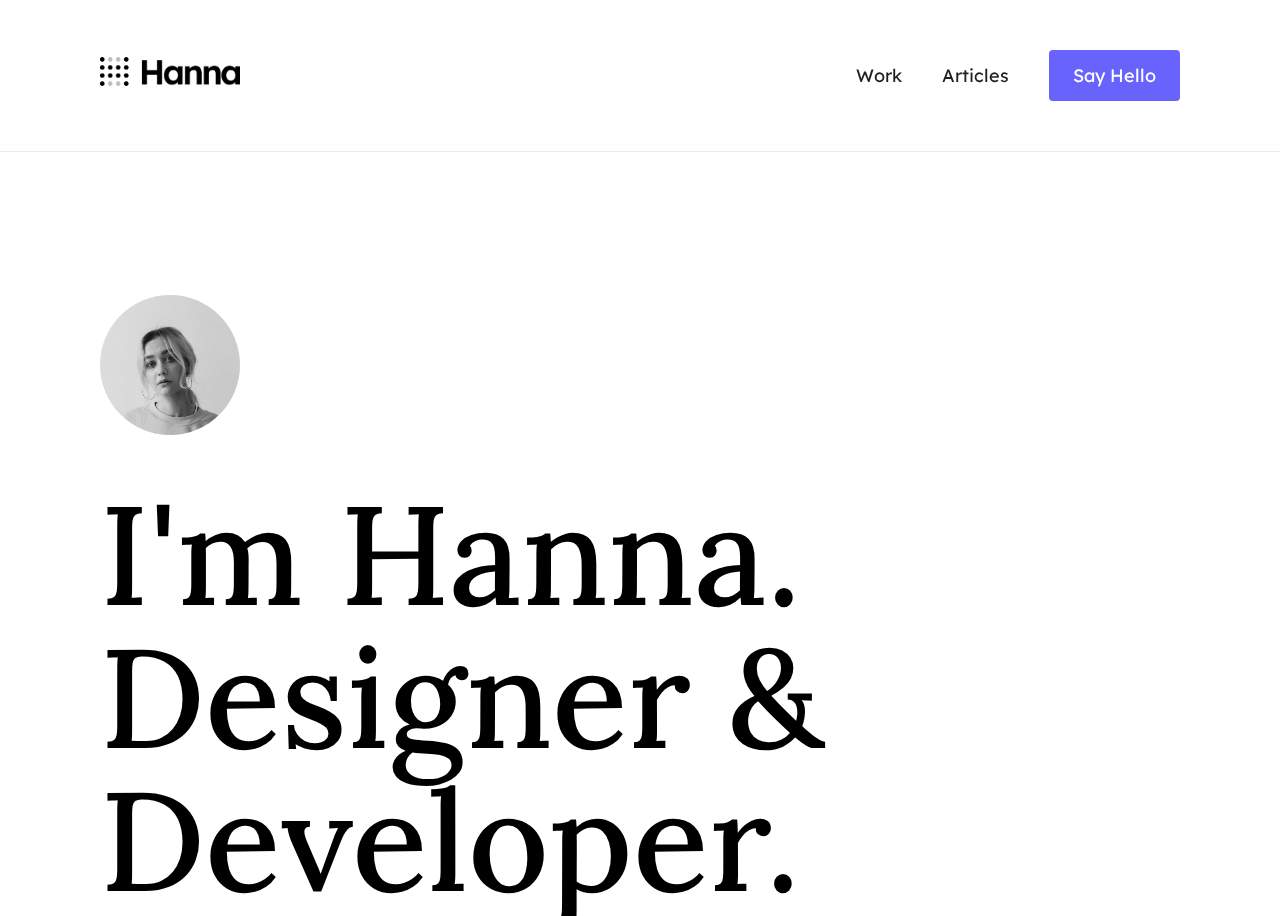
<file: index.html>
<!DOCTYPE html>
<html lang="en">
  <head>
    <meta charset="UTF-8" />
    <meta name="viewport" content="width=device-width, initial-scale=1.0" />
    <meta http-equiv="refresh" content="0; url=./pages/home.html" />
    <title>Redirect page</title>
  </head>
  <body></body>
</html>
</file>
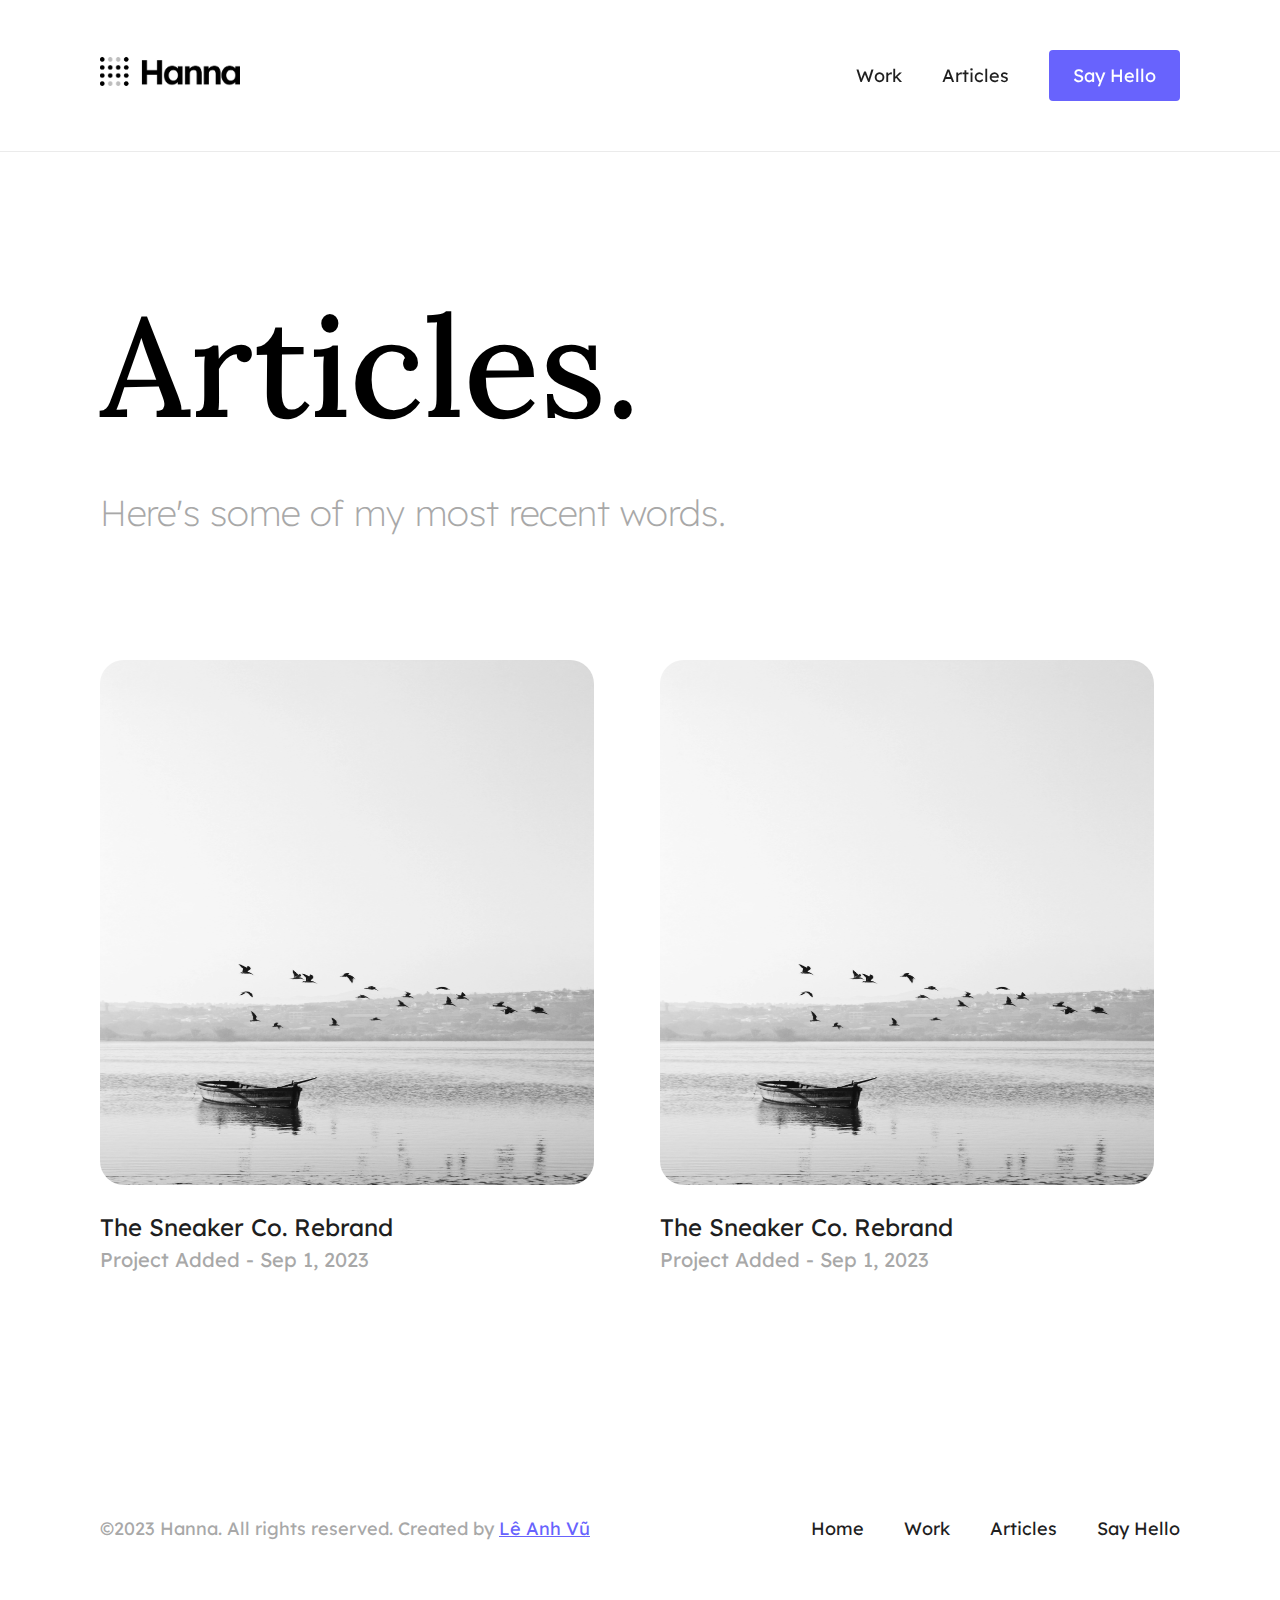
<file: pages/articles.html>
<!DOCTYPE html>
<html lang="en">
  <head>
    <meta charset="UTF-8" />
    <meta name="viewport" content="width=device-width, initial-scale=1.0" />
    <title>Articles</title>
    <!-- Commons Styles -->
    <link rel="stylesheet" href="./public/styles/root.css" />
    <link rel="stylesheet" href="./public/styles/header.css" />
    <link rel="stylesheet" href="./public/styles/footer.css" />
    <!-- End Commons Styles -->

    <!-- Page Styles -->
    <link rel="stylesheet" href="./public/styles/pages/articles.css" />
  </head>
  <body class="root">
    <div class="page-body">
      <!-- page header -->
      <header id="page__header">
        <div class="header-wrapper">
          <div class="header-logo">
            <a href="/clone-hanna-website/pages/home.html">
              <img
                class="logo-image"
                src="./public/images/hanna-header-logo.png"
                alt="header-logo"
              />
            </a>
          </div>

          <nav class="header-nav">
            <div class="hamburger-icon">
              <div class="line inactive top"></div>
              <div class="line inactive center"></div>
              <div class="line inactive bottom"></div>
            </div>
            <ul class="nav-list active">
              <li class="list-item">
                <a
                  class="item-anchor"
                  href="/clone-hanna-website/pages/work.html"
                  >Work</a
                >
              </li>
              <li class="list-item">
                <a
                  class="item-anchor"
                  href="/clone-hanna-website/pages/articles.html"
                  >Articles</a
                >
              </li>
              <li class="list-item">
                <a
                  class="item-anchor"
                  href="/clone-hanna-website/pages/contact.html"
                  ><button>Say Hello</button></a
                >
              </li>
            </ul>
          </nav>
        </div>
      </header>
      <!-- end page header -->

      <main id="page__main-articles">
        <!-- hero page -->
        <section class="hero-section">
          <h1>Articles.</h1>
          <p>Here's some of my most recent words.</p>
        </section>
        <!-- end hero page -->

        <!-- projects page -->
        <section class="project-section">
          <div class="project-section-wrapper">
            <div class="projects">
              <div class="project">
                <a
                  href="/clone-hanna-website/pages/work/sneaker-co-rebrand.html"
                >
                  <img
                    class="project-img"
                    src="./public/images/projects/sneaker-co-rebrand.jpg"
                    alt="sneaker-co-rebrand"
                  />
                </a>
                <div class="project-content">
                  <h3>
                    <a
                      href="/clone-hanna-website/pages/work/sneaker-co-rebrand.html"
                      >The Sneaker Co. Rebrand</a
                    >
                  </h3>
                  <p>
                    <a
                      href="/clone-hanna-website/pages/work/sneaker-co-rebrand.html"
                    >
                      Project Added - Sep 1, 2023
                    </a>
                  </p>
                </div>
              </div>
              <div class="project">
                <a
                  href="/clone-hanna-website/pages/work/sneaker-co-rebrand.html"
                >
                  <img
                    class="project-img"
                    src="./public/images/projects/sneaker-co-rebrand.jpg"
                    alt="sneaker-co-rebrand"
                  />
                </a>
                <div class="project-content">
                  <h3>
                    <a
                      href="/clone-hanna-website/pages/work/sneaker-co-rebrand.html"
                      >The Sneaker Co. Rebrand</a
                    >
                  </h3>
                  <p>
                    <a
                      href="/clone-hanna-website/pages/work/sneaker-co-rebrand.html"
                    >
                      Project Added - Sep 1, 2023
                    </a>
                  </p>
                </div>
              </div>
            </div>
          </div>
        </section>
        <!-- end projects page -->
      </main>

      <!-- footer -->
      <footer id="page__footer">
        <div class="footer-wrapper">
          <div class="copyright">
            <p>
              ©2023 Hanna. All rights reserved. Created by
              <a href="https://www.facebook.com/nhatcungtom">Lê Anh Vũ</a>
            </p>
          </div>
          <ul class="footer-links">
            <li class="list-item">
              <a class="item-anchor" href="/clone-hanna-website/pages/home.html"
                >Home</a
              >
            </li>
            <li class="list-item">
              <a class="item-anchor" href="/clone-hanna-website/pages/work.html"
                >Work</a
              >
            </li>
            <li class="list-item">
              <a
                class="item-anchor"
                href="/clone-hanna-website/pages/articles.html"
                >Articles</a
              >
            </li>
            <li class="list-item">
              <a
                class="item-anchor"
                href="/clone-hanna-website/pages/contact.html"
                >Say Hello</a
              >
            </li>
          </ul>
        </div>
      </footer>
      <!-- end footer -->
    </div>

    <!-- Scripts -->

    <script src="./public/scripts/header-hamburger-icon.js"></script>
  </body>
</html>
</file>
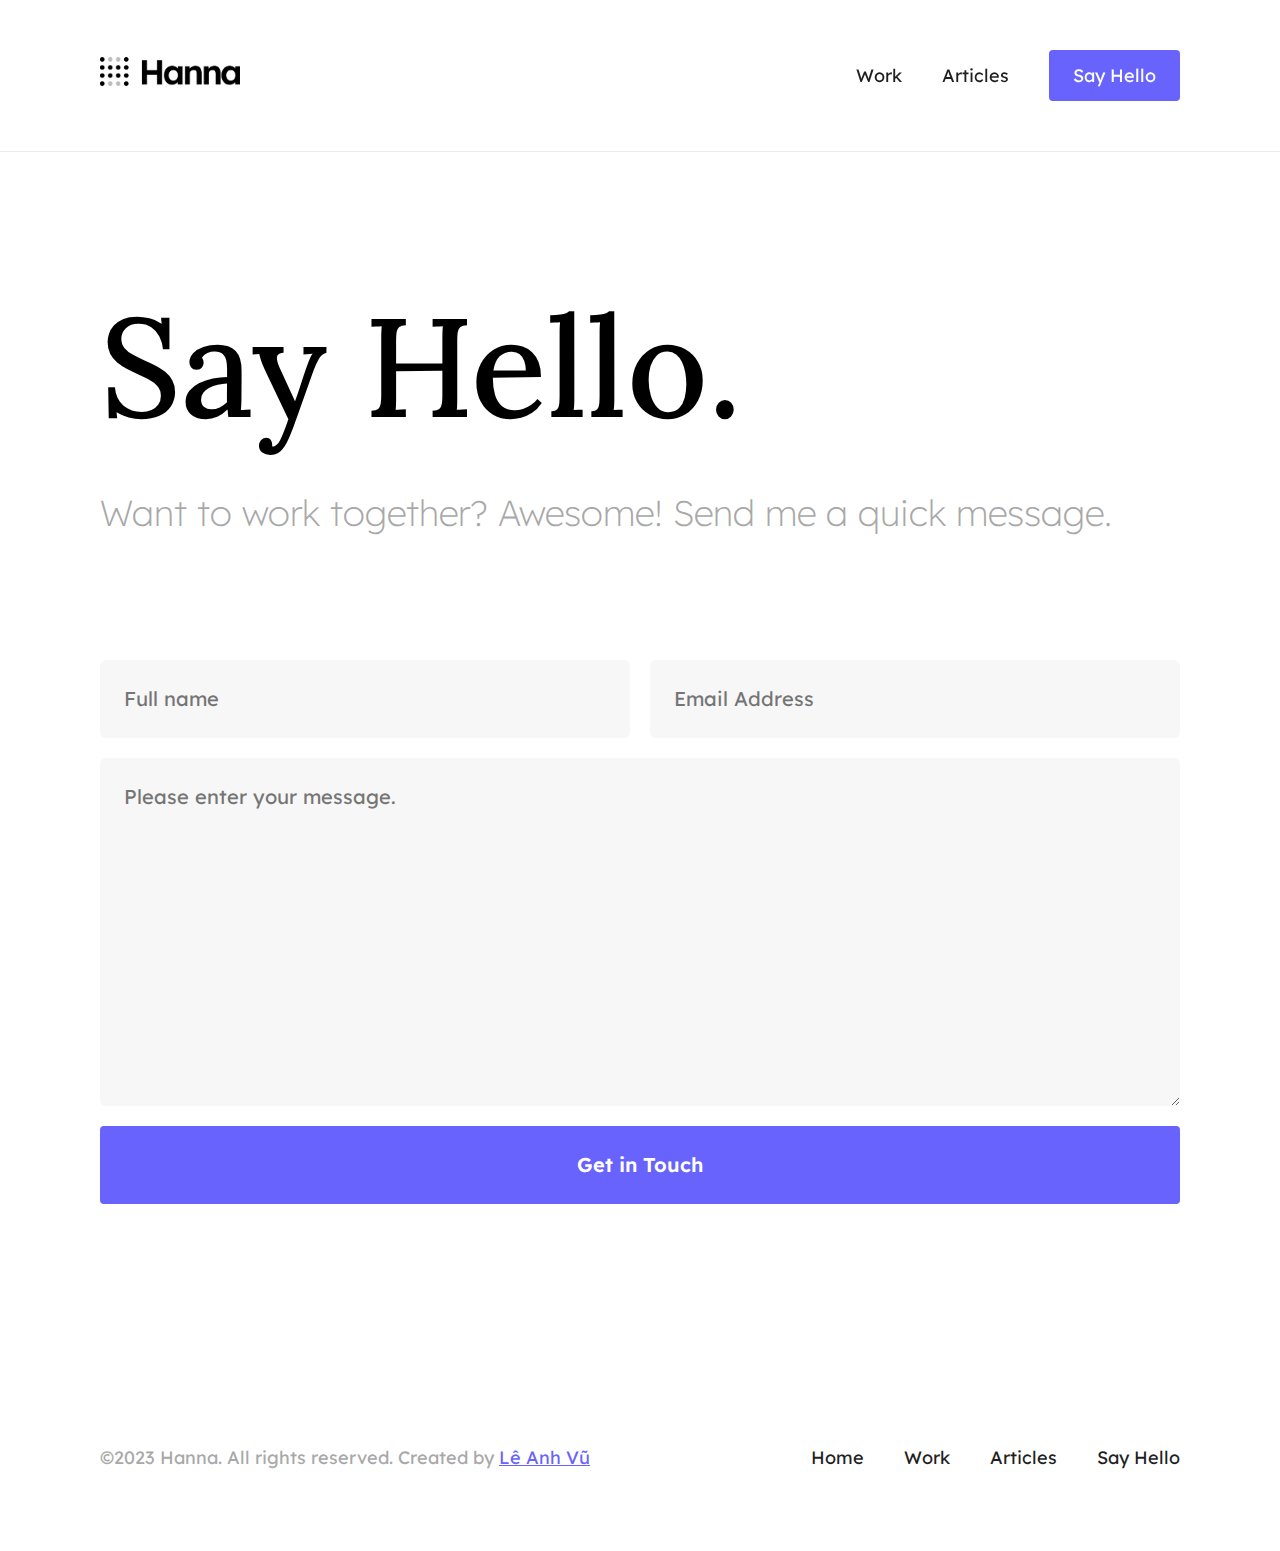
<file: pages/contact.html>
<!DOCTYPE html>
<html lang="en">
  <head>
    <meta charset="UTF-8" />
    <meta name="viewport" content="width=device-width, initial-scale=1.0" />
    <title>Contact</title>
    <!-- Commons Styles -->
    <link rel="stylesheet" href="./public/styles/root.css" />
    <link rel="stylesheet" href="./public/styles/header.css" />
    <link rel="stylesheet" href="./public/styles/footer.css" />
    <!-- End Commons Styles -->

    <!-- Page Styles -->
    <link rel="stylesheet" href="./public/styles/pages/contact.css" />
  </head>
  <body class="root">
    <div class="page-body">
      <!-- page header -->
      <header id="page__header">
        <div class="header-wrapper">
          <div class="header-logo">
            <a href="/clone-hanna-website/pages/home.html">
              <img
                class="logo-image"
                src="./public/images/hanna-header-logo.png"
                alt="header-logo"
              />
            </a>
          </div>

          <nav class="header-nav">
            <div class="hamburger-icon">
              <div class="line inactive top"></div>
              <div class="line inactive center"></div>
              <div class="line inactive bottom"></div>
            </div>
            <ul class="nav-list active">
              <li class="list-item">
                <a
                  class="item-anchor"
                  href="/clone-hanna-website/pages/work.html"
                  >Work</a
                >
              </li>
              <li class="list-item">
                <a
                  class="item-anchor"
                  href="/clone-hanna-website/pages/articles.html"
                  >Articles</a
                >
              </li>
              <li class="list-item">
                <a
                  class="item-anchor"
                  href="/clone-hanna-website/pages/contact.html"
                  ><button>Say Hello</button></a
                >
              </li>
            </ul>
          </nav>
        </div>
      </header>
      <!-- end page header -->

      <main id="page__main-contact">
        <!-- hero page -->
        <section class="hero-section">
          <h1>Say Hello.</h1>
          <p>Want to work together? Awesome! Send me a quick message.</p>
        </section>
        <!-- end hero page -->

        <form id="contact-form" action="/" method="get">
          <input type="text" placeholder="Full name" />
          <input type="email" placeholder="Email Address" />
          <textarea
            name="message"
            rows="10"
            placeholder="Please enter your message."
          ></textarea>

          <button>Get in Touch</button>
        </form>
      </main>

      <!-- footer -->
      <footer id="page__footer">
        <div class="footer-wrapper">
          <div class="copyright">
            <p>
              ©2023 Hanna. All rights reserved. Created by
              <a href="https://www.facebook.com/nhatcungtom">Lê Anh Vũ</a>
            </p>
          </div>
          <ul class="footer-links">
            <li class="list-item">
              <a class="item-anchor" href="/clone-hanna-website/pages/home.html"
                >Home</a
              >
            </li>
            <li class="list-item">
              <a class="item-anchor" href="/clone-hanna-website/pages/work.html"
                >Work</a
              >
            </li>
            <li class="list-item">
              <a
                class="item-anchor"
                href="/clone-hanna-website/pages/articles.html"
                >Articles</a
              >
            </li>
            <li class="list-item">
              <a
                class="item-anchor"
                href="/clone-hanna-website/pages/contact.html"
                >Say Hello</a
              >
            </li>
          </ul>
        </div>
      </footer>
      <!-- end footer -->
    </div>

    <!-- Scripts -->

    <script src="./public/scripts/header-hamburger-icon.js"></script>
  </body>
</html>
</file>
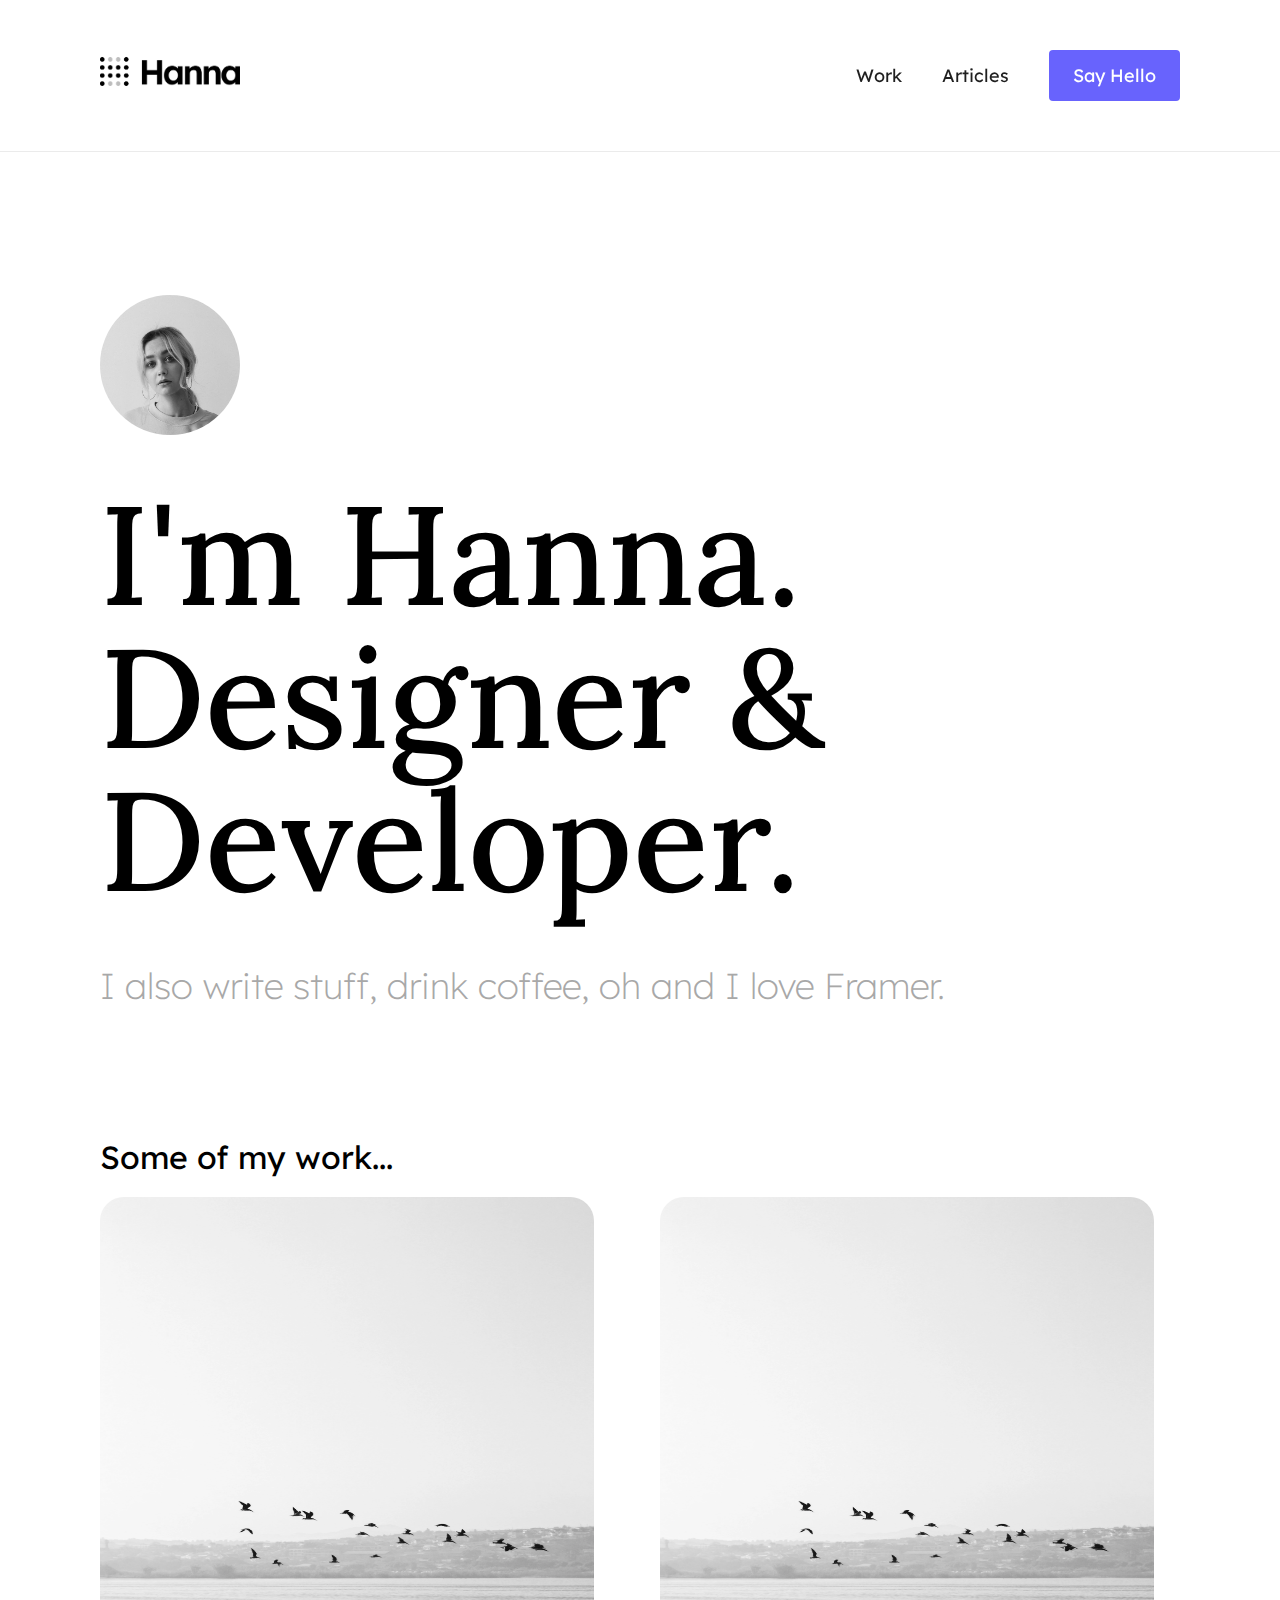
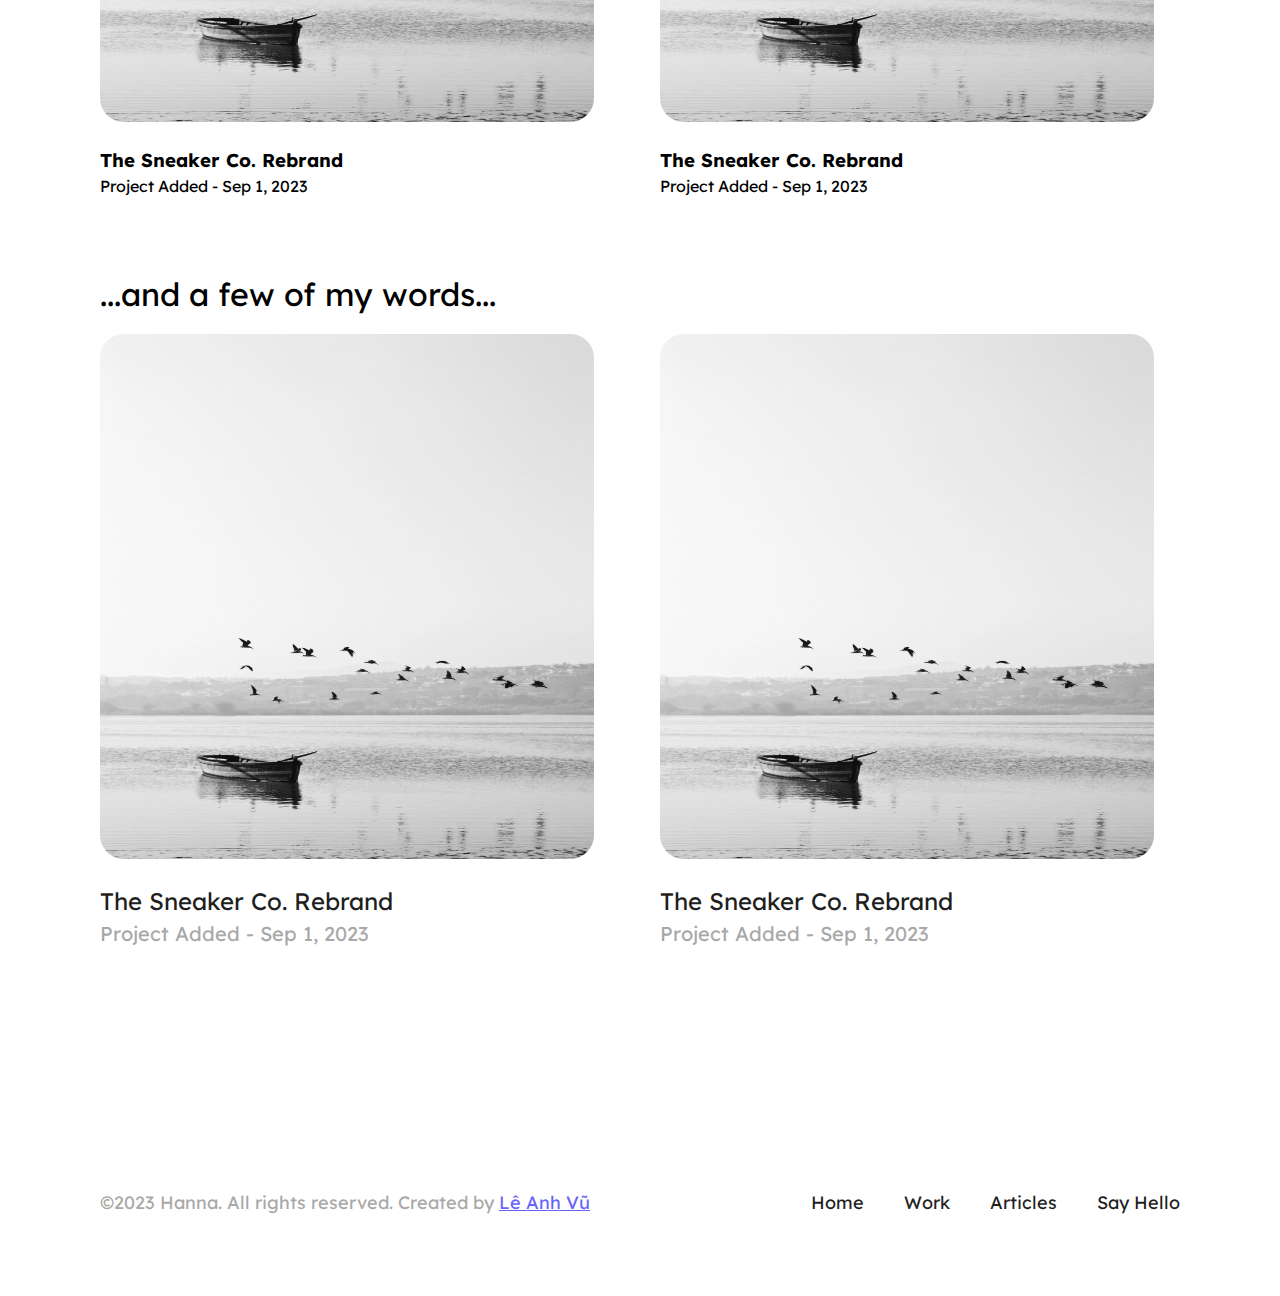
<file: pages/home.html>
<!DOCTYPE html>
<html lang="en">
  <head>
    <meta charset="UTF-8" />
    <meta name="viewport" content="width=device-width, initial-scale=1.0" />
    <title>Home</title>
    <!-- Commons Styles -->
    <link rel="stylesheet" href="./public/styles/root.css" />
    <link rel="stylesheet" href="./public/styles/header.css" />
    <link rel="stylesheet" href="./public/styles/footer.css" />
    <!-- End Commons Styles -->

    <!-- Page Styles -->
    <link rel="stylesheet" href="./public/styles/pages/home.css" />
  </head>
  <body class="root">
    <div class="page-body">
      <!-- header page -->
      <header id="page__header">
        <div class="header-wrapper">
          <div class="header-logo">
            <a href="/clone-hanna-website/pages/home.html">
              <img
                class="logo-image"
                src="./public/images/hanna-header-logo.png"
                alt="header-logo"
              />
            </a>
          </div>

          <nav class="header-nav">
            <div class="hamburger-icon">
              <div class="line inactive top"></div>
              <div class="line inactive center"></div>
              <div class="line inactive bottom"></div>
            </div>
            <ul class="nav-list active">
              <li class="list-item">
                <a
                  class="item-anchor"
                  href="/clone-hanna-website/pages/work.html"
                  >Work</a
                >
              </li>
              <li class="list-item">
                <a
                  class="item-anchor"
                  href="/clone-hanna-website/pages/articles.html"
                  >Articles</a
                >
              </li>
              <li class="list-item">
                <a
                  class="item-anchor"
                  href="/clone-hanna-website/pages/contact.html"
                  ><button>Say Hello</button></a
                >
              </li>
            </ul>
          </nav>
        </div>
      </header>
      <!-- end header page -->

      <main id="page__main-home">
        <!-- hero page -->
        <section class="hero-section">
          <div class="avatar">
            <img
              class="avatar-img"
              src="./public/images/avatar.jpg"
              alt="avatar"
            />
          </div>
          <h1>I'm Hanna. Designer & Developer.</h1>
          <p>I also write stuff, drink coffee, oh and I love Framer.</p>
        </section>
        <!-- end hero page -->

        <!-- projects page -->
        <section class="project-section">
          <!-- Some of my work -->
          <div class="project-section-wrapper">
            <h2>Some of my work...</h2>
            <div class="projects">
              <div class="project">
                <img
                  class="project-img"
                  src="./public/images/projects/sneaker-co-rebrand.jpg"
                  alt="sneaker-co-rebrand"
                />
                <div class="project-content">
                  <h3>The Sneaker Co. Rebrand</h3>
                  <p>Project Added - Sep 1, 2023</p>
                </div>
              </div>
              <div class="project">
                <img
                  class="project-img"
                  src="./public/images/projects/sneaker-co-rebrand.jpg"
                  alt="sneaker-co-rebrand"
                />
                <div class="project-content">
                  <h3>The Sneaker Co. Rebrand</h3>
                  <p>Project Added - Sep 1, 2023</p>
                </div>
              </div>
            </div>
          </div>

          <div class="project-section-wrapper">
            <h2>...and a few of my words...</h2>
            <div class="projects">
              <div class="project">
                <a
                  href="/clone-hanna-website/pages/work/sneaker-co-rebrand.html"
                >
                  <img
                    class="project-img"
                    src="./public/images/projects/sneaker-co-rebrand.jpg"
                    alt="sneaker-co-rebrand"
                  />
                </a>
                <div class="project-content">
                  <h3>
                    <a
                      href="/clone-hanna-website/pages/work/sneaker-co-rebrand.html"
                      >The Sneaker Co. Rebrand</a
                    >
                  </h3>
                  <p>
                    <a
                      href="/clone-hanna-website/pages/work/sneaker-co-rebrand.html"
                    >
                      Project Added - Sep 1, 2023
                    </a>
                  </p>
                </div>
              </div>
              <div class="project">
                <a
                  href="/clone-hanna-website/pages/work/sneaker-co-rebrand.html"
                >
                  <img
                    class="project-img"
                    src="./public/images/projects/sneaker-co-rebrand.jpg"
                    alt="sneaker-co-rebrand"
                  />
                </a>
                <div class="project-content">
                  <h3>
                    <a
                      href="/clone-hanna-website/pages/work/sneaker-co-rebrand.html"
                      >The Sneaker Co. Rebrand</a
                    >
                  </h3>
                  <p>
                    <a
                      href="/clone-hanna-website/pages/work/sneaker-co-rebrand.html"
                    >
                      Project Added - Sep 1, 2023
                    </a>
                  </p>
                </div>
              </div>
            </div>
          </div>
        </section>
        <!-- end projects page -->
      </main>

      <!-- footer page -->
      <footer id="page__footer">
        <div class="footer-wrapper">
          <div class="copyright">
            <p>
              ©2023 Hanna. All rights reserved. Created by
              <a href="https://www.facebook.com/nhatcungtom">Lê Anh Vũ</a>
            </p>
          </div>
          <ul class="footer-links">
            <li class="list-item">
              <a class="item-anchor" href="/clone-hanna-website/pages/home.html"
                >Home</a
              >
            </li>
            <li class="list-item">
              <a class="item-anchor" href="/clone-hanna-website/pages/work.html"
                >Work</a
              >
            </li>
            <li class="list-item">
              <a
                class="item-anchor"
                href="/clone-hanna-website/pages/articles.html"
                >Articles</a
              >
            </li>
            <li class="list-item">
              <a
                class="item-anchor"
                href="/clone-hanna-website/pages/contact.html"
                >Say Hello</a
              >
            </li>
          </ul>
        </div>
      </footer>
      <!-- end footer page -->
    </div>

    <!-- Scripts -->

    <script src="./public/scripts/header-hamburger-icon.js"></script>
  </body>
</html>
</file>
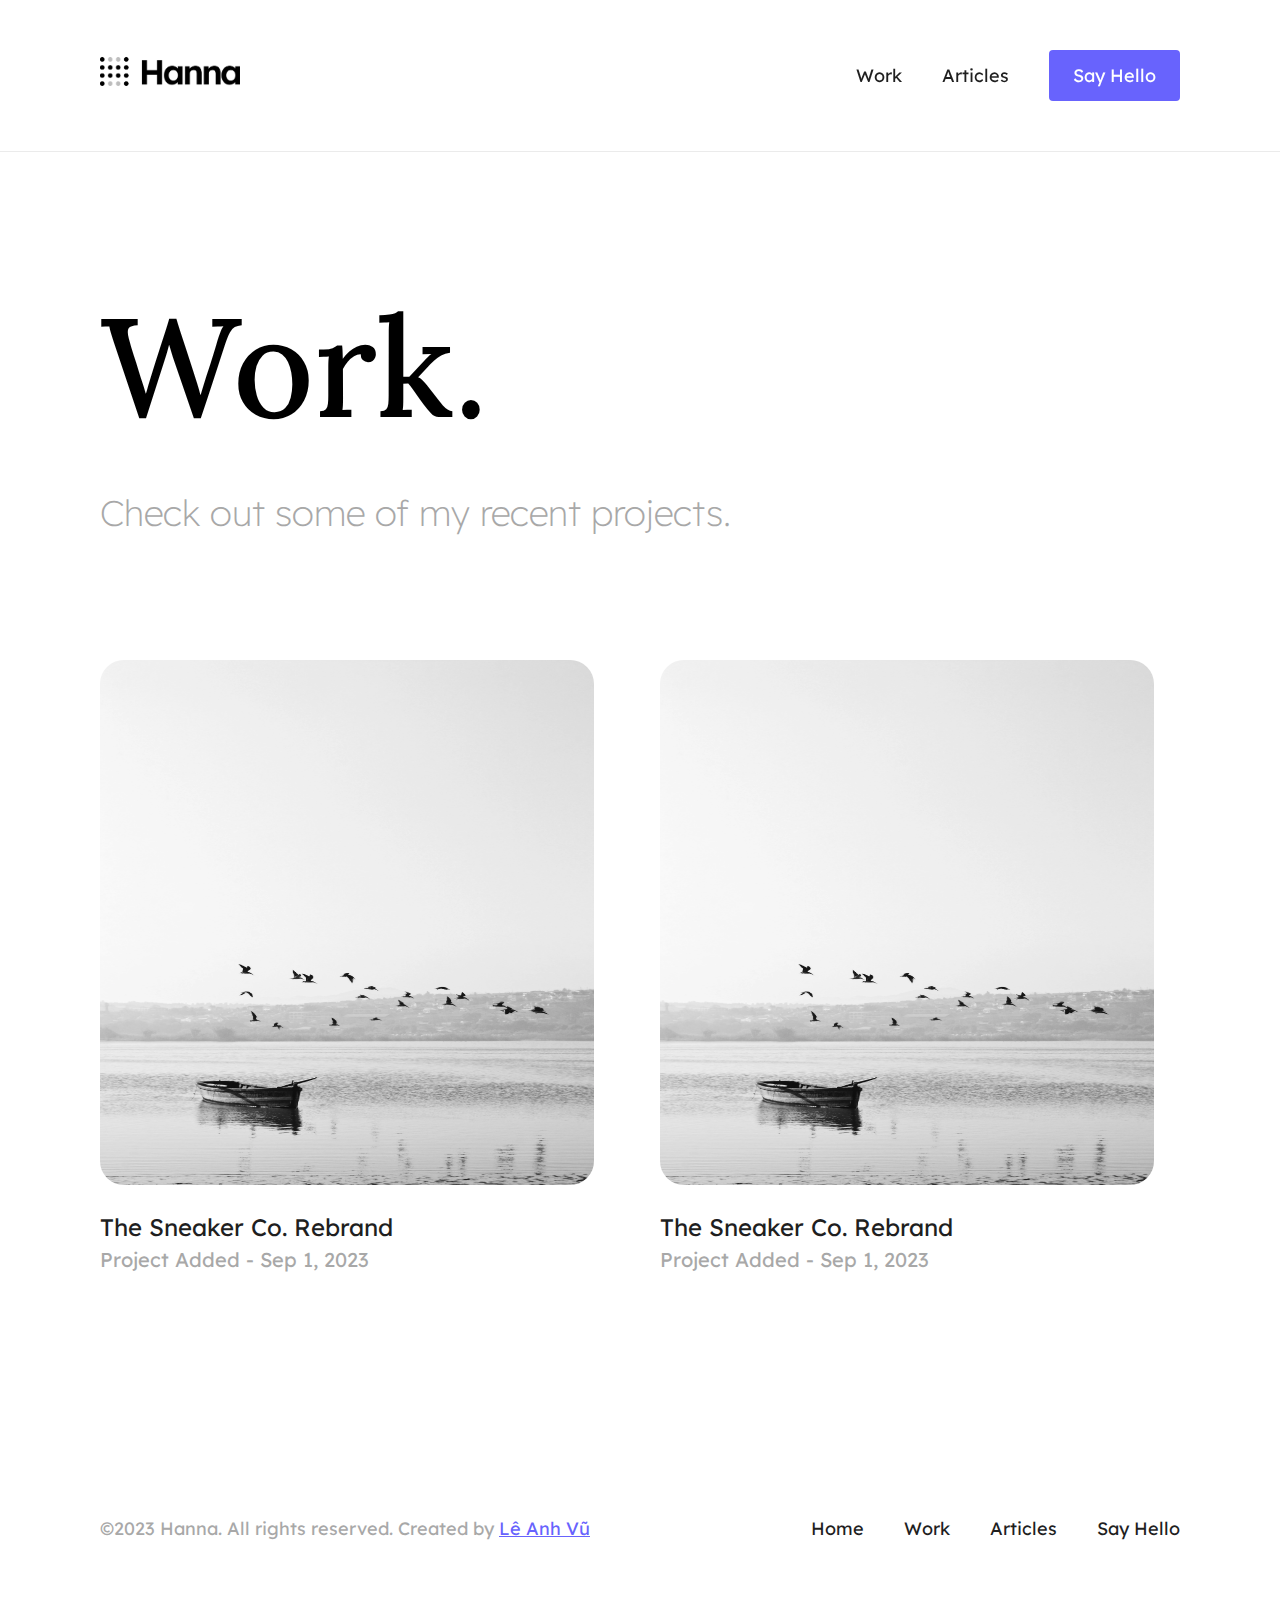
<file: pages/work.html>
<!DOCTYPE html>
<html lang="en">
  <head>
    <meta charset="UTF-8" />
    <meta name="viewport" content="width=device-width, initial-scale=1.0" />
    <title>Work</title>
    <!-- Commons Styles -->
    <link rel="stylesheet" href="./public/styles/root.css" />
    <link rel="stylesheet" href="./public/styles/header.css" />
    <link rel="stylesheet" href="./public/styles/footer.css" />
    <!-- End Commons Styles -->

    <!-- Page Styles -->
    <link rel="stylesheet" href="./public/styles/pages/work.css" />
  </head>
  <body class="root">
    <div class="page-body">
      <!-- page header -->
      <header id="page__header">
        <div class="header-wrapper">
          <div class="header-logo">
            <a href="/clone-hanna-website/pages/home.html">
              <img
                class="logo-image"
                src="./public/images/hanna-header-logo.png"
                alt="header-logo"
              />
            </a>
          </div>

          <nav class="header-nav">
            <div class="hamburger-icon">
              <div class="line inactive top"></div>
              <div class="line inactive center"></div>
              <div class="line inactive bottom"></div>
            </div>
            <ul class="nav-list active">
              <li class="list-item">
                <a
                  class="item-anchor"
                  href="/clone-hanna-website/pages/work.html"
                  >Work</a
                >
              </li>
              <li class="list-item">
                <a
                  class="item-anchor"
                  href="/clone-hanna-website/pages/articles.html"
                  >Articles</a
                >
              </li>
              <li class="list-item">
                <a
                  class="item-anchor"
                  href="/clone-hanna-website/pages/contact.html"
                  ><button>Say Hello</button></a
                >
              </li>
            </ul>
          </nav>
        </div>
      </header>
      <!-- end page header -->

      <main id="page__main-work">
        <!-- hero page -->
        <section class="hero-section">
          <h1>Work.</h1>
          <p>Check out some of my recent projects.</p>
        </section>
        <!-- end hero page -->

        <!-- projects page -->
        <section class="project-section">
          <div class="project-section-wrapper">
            <div class="projects">
              <div class="project">
                <a
                  href="/clone-hanna-website/pages/work/sneaker-co-rebrand.html"
                >
                  <img
                    class="project-img"
                    src="./public/images/projects/sneaker-co-rebrand.jpg"
                    alt="sneaker-co-rebrand"
                  />
                </a>
                <div class="project-content">
                  <h3>
                    <a
                      href="/clone-hanna-website/pages/work/sneaker-co-rebrand.html"
                      >The Sneaker Co. Rebrand</a
                    >
                  </h3>
                  <p>
                    <a
                      href="/clone-hanna-website/pages/work/sneaker-co-rebrand.html"
                    >
                      Project Added - Sep 1, 2023
                    </a>
                  </p>
                </div>
              </div>
              <div class="project">
                <a
                  href="/clone-hanna-website/pages/work/sneaker-co-rebrand.html"
                >
                  <img
                    class="project-img"
                    src="./public/images/projects/sneaker-co-rebrand.jpg"
                    alt="sneaker-co-rebrand"
                  />
                </a>
                <div class="project-content">
                  <h3>
                    <a
                      href="/clone-hanna-website/pages/work/sneaker-co-rebrand.html"
                      >The Sneaker Co. Rebrand</a
                    >
                  </h3>
                  <p>
                    <a
                      href="/clone-hanna-website/pages/work/sneaker-co-rebrand.html"
                    >
                      Project Added - Sep 1, 2023
                    </a>
                  </p>
                </div>
              </div>
            </div>
          </div>
        </section>
        <!-- end projects page -->
      </main>

      <!-- footer -->
      <footer id="page__footer">
        <div class="footer-wrapper">
          <div class="copyright">
            <p>
              ©2023 Hanna. All rights reserved. Created by
              <a href="https://www.facebook.com/nhatcungtom">Lê Anh Vũ</a>
            </p>
          </div>
          <ul class="footer-links">
            <li class="list-item">
              <a class="item-anchor" href="/clone-hanna-website/pages/home.html"
                >Home</a
              >
            </li>
            <li class="list-item">
              <a class="item-anchor" href="/clone-hanna-website/pages/work.html"
                >Work</a
              >
            </li>
            <li class="list-item">
              <a
                class="item-anchor"
                href="/clone-hanna-website/pages/articles.html"
                >Articles</a
              >
            </li>
            <li class="list-item">
              <a
                class="item-anchor"
                href="/clone-hanna-website/pages/contact.html"
                >Say Hello</a
              >
            </li>
          </ul>
        </div>
      </footer>
      <!-- end footer -->
    </div>

    <!-- Scripts -->

    <script src="./public/scripts/header-hamburger-icon.js"></script>
  </body>
</html>
</file>
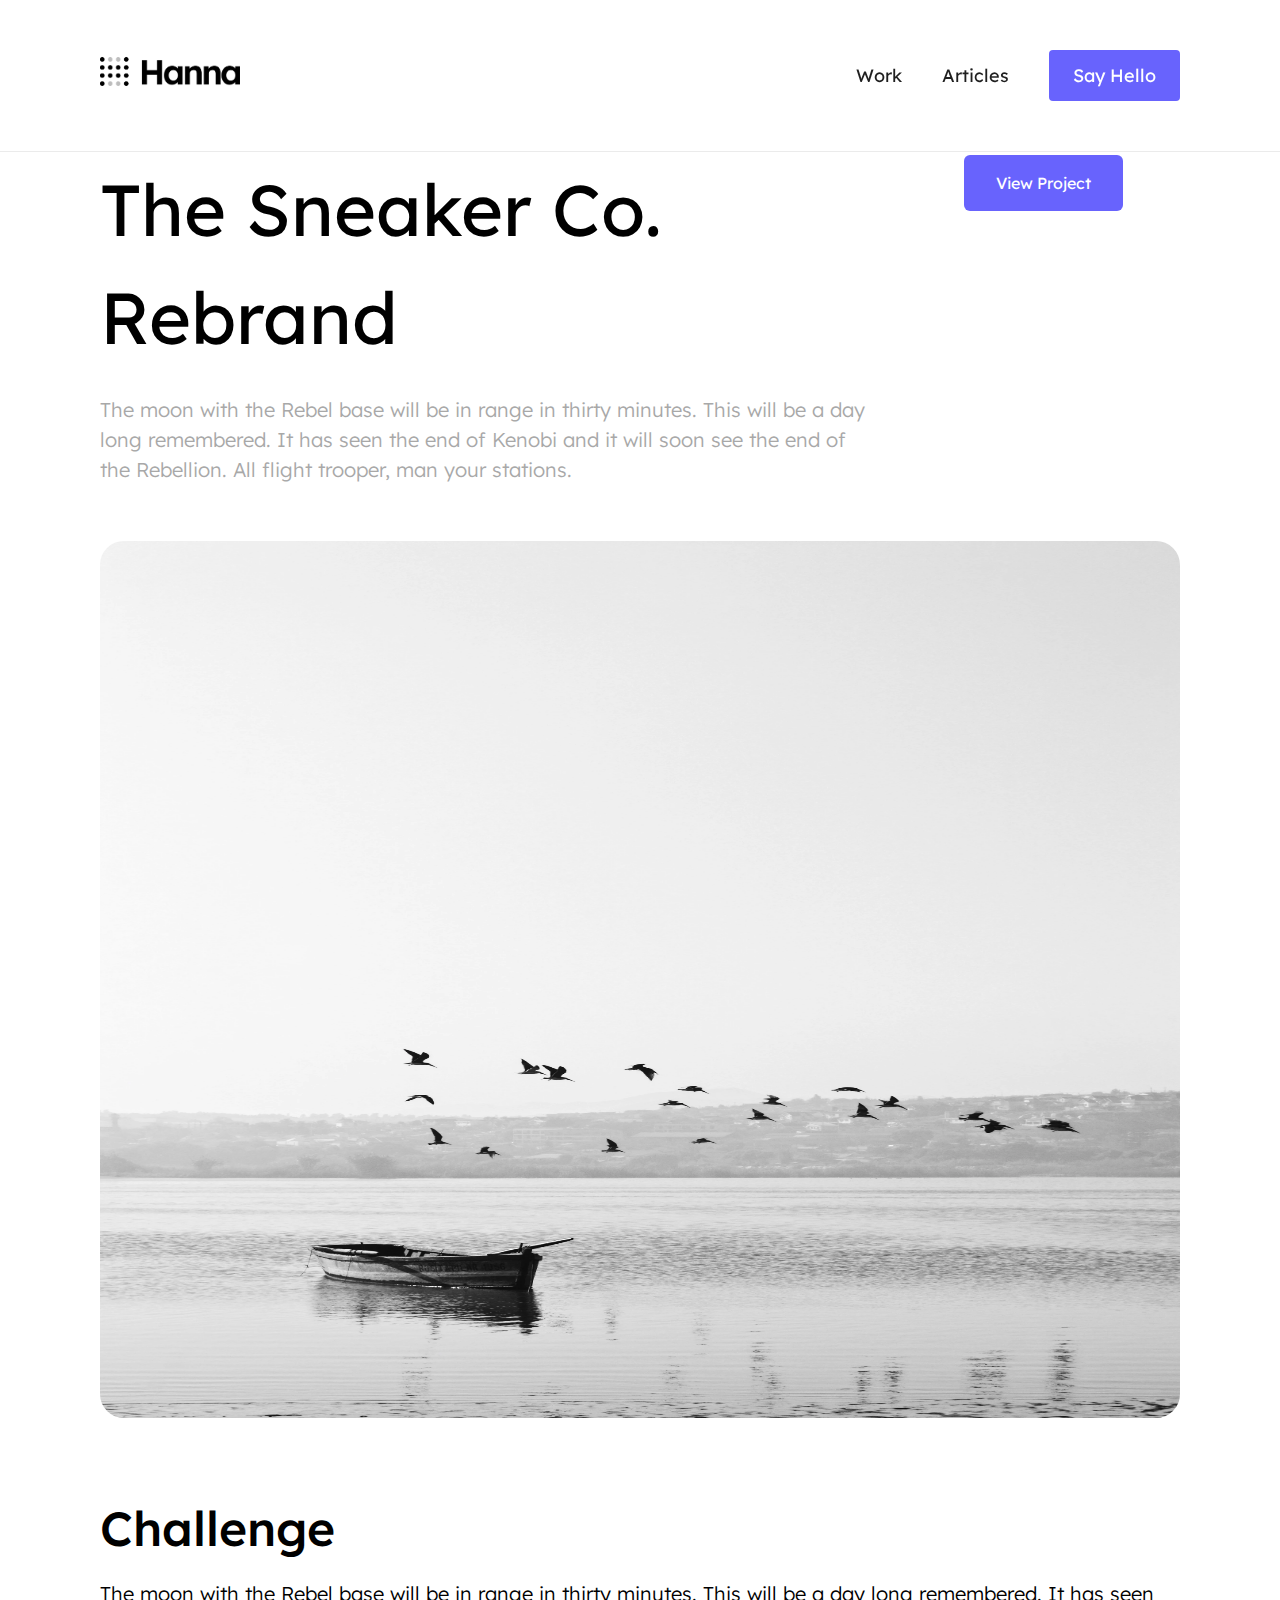
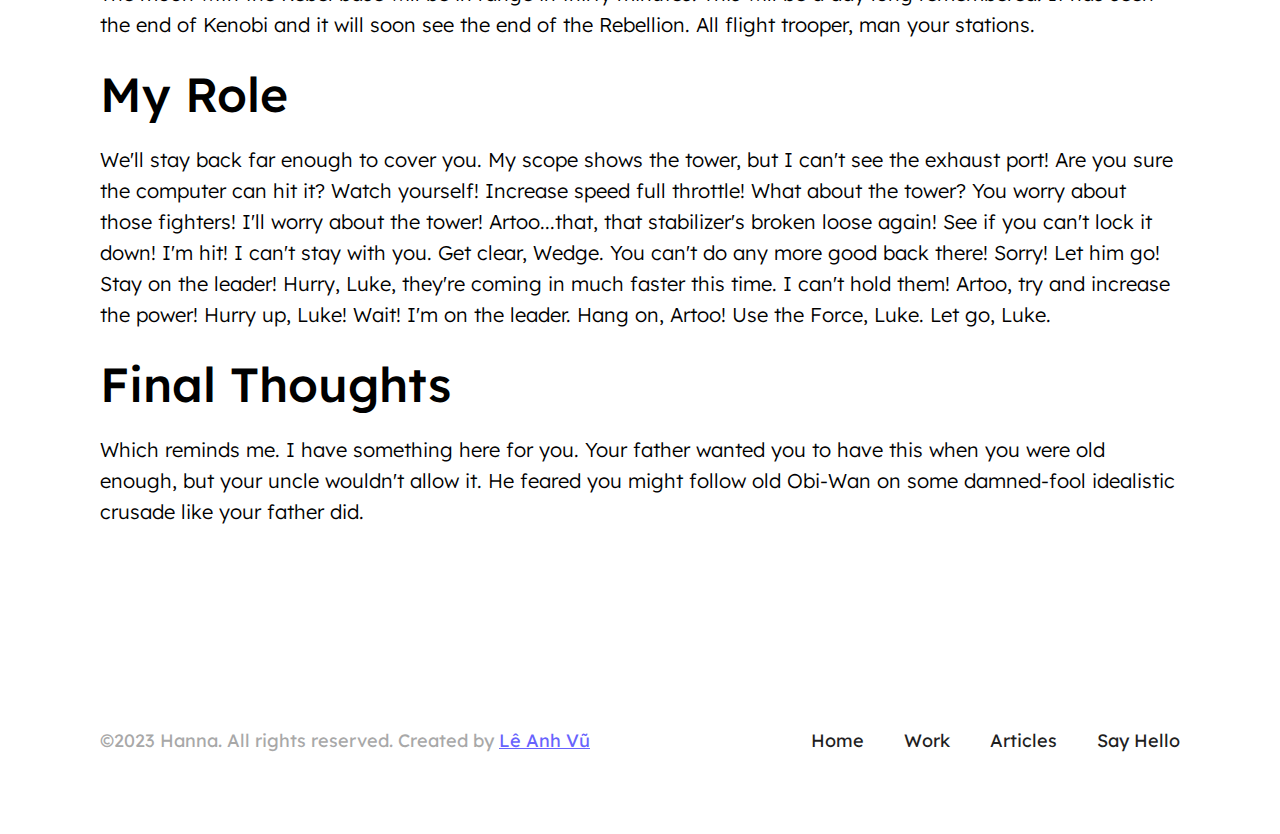
<file: pages/work/sneaker-co-rebrand.html>
<!DOCTYPE html>
<html lang="en">
  <head>
    <meta charset="UTF-8" />
    <meta name="viewport" content="width=device-width, initial-scale=1.0" />
    <title>Articles</title>
    <!-- Commons Styles -->
    <link rel="stylesheet" href="../public/styles/root.css" />
    <link rel="stylesheet" href="../public/styles/header.css" />
    <link rel="stylesheet" href="../public/styles/footer.css" />
    <!-- End Commons Styles -->

    <!-- Page Styles -->
    <link rel="stylesheet" href="../public/styles/pages/project-detail.css" />
  </head>
  <body class="root">
    <div class="page-body">
      <!-- page header -->
      <header id="page__header">
        <div class="header-wrapper">
          <div class="header-logo">
            <a href="/clone-hanna-website/pages/home.html">
              <img
                class="logo-image"
                src="../public/images/hanna-header-logo.png"
                alt="header-logo"
              />
            </a>
          </div>

          <nav class="header-nav">
            <div class="hamburger-icon">
              <div class="line inactive top"></div>
              <div class="line inactive center"></div>
              <div class="line inactive bottom"></div>
            </div>
            <ul class="nav-list active">
              <li class="list-item">
                <a
                  class="item-anchor"
                  href="/clone-hanna-website/pages/work.html"
                  >Work</a
                >
              </li>
              <li class="list-item">
                <a
                  class="item-anchor"
                  href="/clone-hanna-website/pages/articles.html"
                  >Articles</a
                >
              </li>
              <li class="list-item">
                <a
                  class="item-anchor"
                  href="/clone-hanna-website/pages/contact.html"
                  ><button>Say Hello</button></a
                >
              </li>
            </ul>
          </nav>
        </div>
      </header>
      <!-- end page header -->

      <main id="page__main-project">
        <!-- page hero -->
        <section class="hero-section">
          <div class="section-left">
            <h1>The Sneaker Co. Rebrand</h1>
            <p>
              The moon with the Rebel base will be in range in thirty minutes.
              This will be a day long remembered. It has seen the end of Kenobi
              and it will soon see the end of the Rebellion. All flight trooper,
              man your stations.
            </p>
          </div>
          <div class="section-right">
            <a href="#!">
              <button class="view-project">View Project</button>
            </a>
          </div>
        </section>
        <!-- end page hero -->

        <!-- page project -->
        <div class="project-image">
          <img
            src="../public/images/projects/sneaker-co-rebrand.jpg"
            alt="sneaker-co-rebrand"
          />
        </div>
        <section class="articles">
          <article>
            <h2>Challenge</h2>
            <p>
              The moon with the Rebel base will be in range in thirty minutes.
              This will be a day long remembered. It has seen the end of Kenobi
              and it will soon see the end of the Rebellion. All flight trooper,
              man your stations.
            </p>
          </article>
          <article>
            <h2>My Role</h2>
            <p>
              We'll stay back far enough to cover you. My scope shows the tower,
              but I can't see the exhaust port! Are you sure the computer can
              hit it? Watch yourself! Increase speed full throttle! What about
              the tower? You worry about those fighters! I'll worry about the
              tower! Artoo...that, that stabilizer's broken loose again! See if
              you can't lock it down! I'm hit! I can't stay with you. Get clear,
              Wedge. You can't do any more good back there! Sorry! Let him go!
              Stay on the leader! Hurry, Luke, they're coming in much faster
              this time. I can't hold them! Artoo, try and increase the power!
              Hurry up, Luke! Wait! I'm on the leader. Hang on, Artoo! Use the
              Force, Luke. Let go, Luke.
            </p>
          </article>
          <article>
            <h2>Final Thoughts</h2>
            <p>
              Which reminds me. I have something here for you. Your father
              wanted you to have this when you were old enough, but your uncle
              wouldn't allow it. He feared you might follow old Obi-Wan on some
              damned-fool idealistic crusade like your father did.
            </p>
          </article>
        </section>
        <!-- end page project -->
      </main>

      <!-- footer -->
      <footer id="page__footer">
        <div class="footer-wrapper">
          <div class="copyright">
            <p>
              ©2023 Hanna. All rights reserved. Created by
              <a href="https://www.facebook.com/nhatcungtom">Lê Anh Vũ</a>
            </p>
          </div>
          <ul class="footer-links">
            <li class="list-item">
              <a class="item-anchor" href="/clone-hanna-website/pages/home.html"
                >Home</a
              >
            </li>
            <li class="list-item">
              <a class="item-anchor" href="/clone-hanna-website/pages/work.html"
                >Work</a
              >
            </li>
            <li class="list-item">
              <a
                class="item-anchor"
                href="/clone-hanna-website/pages/articles.html"
                >Articles</a
              >
            </li>
            <li class="list-item">
              <a
                class="item-anchor"
                href="/clone-hanna-website/pages/contact.html"
                >Say Hello</a
              >
            </li>
          </ul>
        </div>
      </footer>
      <!-- end footer -->
    </div>

    <!-- Scripts -->

    <script src="../public/scripts/header-hamburger-icon.js"></script>
  </body>
</html>
</file>
<file: pages/public/styles/root.css>
@import url("https://fonts.googleapis.com/css2?family=Lexend:wght@100;200;300;400;500;600;700;800;900&family=Lora:ital,wght@0,400;0,500;0,600;0,700;1,400;1,500;1,600;1,700&display=swap");

:root {
  --font-family: "Lexend", "Lexend Placeholder", sans-serif;

  --font-family-h1: "Lora", serif;
  --line-height-h1: 102%;

  --purple-color: rgb(104, 99, 253);
  --purple-color-dark: rgb(66, 61, 194);
  --black-color: #1f1f1f;
  --gray-color: #a8a8a8;
  --form-gray-bg-color: #f7f7f7;
  --form-gray-color: rgb(184, 184, 184);
  --white-color: #fff;

  --container-padding-x: 100px;

  --font-weight-thin: 100;
  --font-weight-extra-light: 200;
  --font-weight-light: 300;
  --font-weight-regular: 400;
  --font-weight-medium: 500;
  --font-weight-semi-bold: 600;
  --font-weight-bold: 700;
  --font-weight-extra-bold: 800;
  --font-weight-black: 900;
  -webkit-font-smoothing: antialiased;
}

/* Box sizing rules */
*,
*::before,
*::after {
  box-sizing: border-box;
  font-family: var(--font-family);
}

/* Remove default margin */
body,
h1,
h2,
h3,
h4,
p,
figure,
blockquote,
dl,
dd {
  margin: 0;
}

/* Remove list styles on ul, ol elements with a list role, which suggests default styling will be removed */
ul[role="list"],
ol[role="list"],
ul,
ol {
  list-style: none;
}

/* Set up font-size for: html, body, header, section, footer. */
html {
  font-size: 62.5%;
}

/* Set core body defaults */
body {
  min-height: 100vh;
  text-rendering: optimizeSpeed;
  line-height: 1.5;
  font-size: 1.6rem;
}

/* A elements that don't have a class get default styles */
a:not([class]) {
  text-decoration-skip-ink: auto;
}

/* Make images easier to work with */
img,
picture,
video,
canvas,
svg {
  max-width: 100%;
  display: block;
}

/* Inherit fonts for inputs and buttons */
input,
button,
textarea,
select {
  font: inherit;
}

/* Avoid text overflows */
p,
h1,
h2,
h3,
h4,
h5,
h6 {
  overflow-wrap: break-word;
}

/* Remove all animations, transitions and smooth scroll for people that prefer not to see them */
/* @media (prefers-reduced-motion: reduce) {
  html:focus-within {
    scroll-behavior: auto;
  }

  *,
  *::before,
  *::after {
    animation-duration: 0.01ms !important;
    animation-iteration-count: 1 !important;
    transition-duration: 0.01ms !important;
    scroll-behavior: auto !important;
  }
} */
</file>
<file: pages/public/styles/header.css>
#page__header {
  position: relative;
  width: 100%;
  height: 15.5rem;
}

#page__header .header-wrapper {
  background-color: var(--white-color);
  display: flex;
  justify-content: space-between;

  font-size: 1.8rem;
  padding: 5rem var(--container-padding-x);
  border-bottom: 0.1rem solid rgba(0, 0, 0, 0.08);

  position: fixed;
  width: 100%;
  z-index: 100;
}

#page__header .header-wrapper .header-logo {
  opacity: 1;
  mix-blend-mode: difference;
}

#page__header .header-wrapper .header-logo .logo-image {
  width: 14rem;
  pointer-events: none;
  user-select: none;
}

#page__header .header-wrapper .header-nav {
  display: flex;
  align-items: center;
}

#page__header .header-wrapper .header-nav .hamburger-icon {
  display: none;
}

#page__header .header-wrapper .header-nav .nav-list {
  padding: 0;
  margin: 0;

  display: flex;
  align-items: center;
  gap: 4rem;
}

/* #page__header .header-wrapper .header-nav .nav-list .list-item {
} */

#page__header .header-wrapper .header-nav .nav-list .list-item .item-anchor {
  text-decoration: none;
  color: var(--black-color);
}

#page__header
  .header-wrapper
  .header-nav
  .nav-list
  .list-item
  .item-anchor:hover {
  color: var(--purple-color);
}

#page__header
  .header-wrapper
  .header-nav
  .nav-list
  .list-item
  .item-anchor
  button {
  border: none;
  border-radius: 0.4rem;
  padding: 1.2rem 2.4rem;

  color: var(--white-color);
  background-color: var(--purple-color);

  -webkit-transition: background-color 0.3s ease-out;
  -moz-transition: background-color 0.3s ease-out;
  -o-transition: background-color 0.3s ease-out;
  transition: background-color 0.3s ease-out;

  cursor: pointer;
}

#page__header
  .header-wrapper
  .header-nav
  .nav-list
  .list-item
  .item-anchor
  button:hover {
  background-color: var(--purple-color-dark);
}

/* Header - Responsive(all devices) - MD - less or equal 768px */
@media all and (max-width: 768px) {
  #page__header .header-wrapper {
    left: 50%;

    width: 39rem;
    padding: 1.6rem 3.2rem;

    font-size: 1.4rem;
    transform: translateX(-50%);
  }

  #page__header .header-wrapper .header-logo {
    height: 9rem;
    width: 9rem;

    display: flex;
    flex-direction: column;
  }

  #page__header .header-wrapper .header-logo .logo-image {
    margin: auto;
  }

  #page__header .header-wrapper .header-nav {
    height: 9rem;
    width: 9rem;

    display: flex;
    flex-direction: column;
  }

  #page__header .header-wrapper .header-nav .nav-list {
    display: none;
  }

  /* handle nav-list column */

  @keyframes headerWrapperHeightAnimateInactive {
    0% {
      height: 30rem;
    }

    99% {
      height: 15rem;
    }
    100% {
      height: initial;
    }
  }

  #page__header .header-wrapper.inactive {
    animation: 0.5s headerWrapperHeightAnimateInactive 0s forwards;
  }

  @keyframes headerWrapperHeightAnimateActive {
    0% {
      height: initial;
    }

    1% {
      height: 1rem;
    }

    100% {
      height: 30rem;
    }
  }

  #page__header .header-wrapper.active {
    animation: 0.5s headerWrapperHeightAnimateActive 0s forwards;
  }

  #page__header .header-wrapper.active .header-nav .nav-list {
    position: absolute;
    left: 0;
    top: 12rem;

    width: 100%;
    height: 100%;

    display: flex;
    flex-direction: column;
    gap: 2.4rem;
  }

  /* end handle nav-list column */

  #page__header .header-wrapper .header-nav .hamburger-icon {
    width: 3.2rem;
    height: 3.2rem;

    margin: auto;

    display: flex;
    flex-direction: column;
    justify-content: space-around;

    position: relative;
    cursor: pointer;
  }

  #page__header .header-wrapper .header-nav .hamburger-icon .line {
    width: 100%;
    height: 0.3rem;

    border-radius: 1rem;

    user-select: none;
    -moz-user-select: none;
    -ms-touch-select: none;
    -webkit-user-select: none;

    background-color: black;
  }

  /* Hamburger Active */
  #page__header .header-wrapper .header-nav .hamburger-icon .line.active {
    position: absolute;
  }

  #page__header .header-wrapper .header-nav .hamburger-icon .line.active.top {
    transform-origin: center center;
    transform: rotateZ(45deg);
    transition: transform 0.5s ease;
  }

  #page__header
    .header-wrapper
    .header-nav
    .hamburger-icon
    .line.active.center {
    transform: rotateY(90deg);
    transition: transform 0.5s ease;
  }

  #page__header
    .header-wrapper
    .header-nav
    .hamburger-icon
    .line.active.bottom {
    transform-origin: center center;
    transform: rotateZ(-45deg);
    transition: transform 0.5s ease;
  }

  /* Hamburger InActive */
  #page__header .header-wrapper .header-nav .hamburger-icon .line.inactive {
    position: relative;
  }

  #page__header .header-wrapper .header-nav .hamburger-icon .line.inactive.top {
    transform-origin: center center;
    transform: rotateZ(0deg);
    transition: transform 0.5s ease;
  }

  #page__header
    .header-wrapper
    .header-nav
    .hamburger-icon
    .line.inactive.center {
    transform: rotateY(0deg);
    transition: transform 0.5s ease;
  }

  #page__header
    .header-wrapper
    .header-nav
    .hamburger-icon
    .line.inactive.bottom {
    transform-origin: center center;
    transform: rotateZ(-0deg);
    transition: transform 0.5s ease;
  }
}
</file>
<file: pages/public/styles/footer.css>
#page__footer .footer-wrapper {
  display: flex;
  justify-content: space-between;
  padding: 8rem var(--container-padding-x);
  font-size: 1.8rem;
}

#page__footer .footer-wrapper .copyright {
  color: var(--gray-color);
}

#page__footer .footer-wrapper .copyright a {
  color: var(--purple-color);
}

#page__footer .footer-wrapper .copyright a:hover {
  color: var(--purple-color-dark);
}

#page__footer .footer-wrapper .footer-links {
  padding: 0;
  margin: 0;

  display: flex;
  align-items: center;
  gap: 4rem;
}

.footer-links .list-item .item-anchor {
  text-decoration: none;
  color: var(--black-color);
}

.footer-links .list-item .item-anchor:hover {
  color: var(--purple-color);
}

/* responsive */
@media screen and (max-width: 1200px) {
  #page__footer .footer-wrapper {
    flex-direction: column-reverse;
    gap: 2.4rem;
  }
}

@media screen and (max-width: 768px) {
  #page__footer .footer-wrapper .footer-links {
    flex-direction: column;
    justify-content: flex-start;
    align-items: flex-start;
    gap: 2.4rem;
  }
}
</file>
<file: pages/public/styles/pages/articles.css>
/* SECTION HERO */

#page__main-articles .hero-section {
  padding: 14rem 10rem 0rem;

  display: flex;
  flex-direction: column;
  gap: 4.8rem;
}

#page__main-articles .hero-section .avatar .avatar-img {
  width: 14rem;
  height: 14rem;
  border-radius: 100%;
}

#page__main-articles .hero-section h1 {
  width: 90%;

  font-size: 14rem;
  font-family: var(--font-family-h1);
  line-height: var(--line-height-h1);
  font-weight: var(--font-weight-medium);
}

#page__main-articles .hero-section p {
  font-size: 3.6rem;
  font-weight: var(--font-weight-extra-light);
  color: var(--gray-color);
}

/* responsive hero */
@media screen and (max-width: 1200px) {
  #page__main-articles .hero-section {
    gap: 1.6rem;
  }

  #page__main-articles .hero-section h1 {
    width: 100%;
    font-size: 5.8rem;
    letter-spacing: -0.3rem;
  }

  #page__main-articles .hero-section p {
    font-size: 2.4rem;
    color: var(--black-color);
  }
}

/* END SECTION HERO */

/* SECTION PROJECT */
.project-section {
  display: flex;
  flex-direction: column;
  gap: 7.2rem;

  padding: 12rem var(--container-padding-x) 16rem;
}

.project-section .project-section-wrapper {
  width: 100%;
  margin: auto;
  display: flex;
  flex-direction: column;
  gap: 1.6rem;
}

.project-section .projects {
  display: grid;
  grid-template-columns: repeat(2, 1fr);
  gap: 4rem;
}

.project-section .projects .project {
  border-radius: 2.4rem;
  display: flex;
  flex-direction: column;
  gap: 2.4rem;
}

.project-section .projects .project .project-img {
  border-radius: 2.4rem;
  width: 95%;
  height: 52.5rem;
  transition: transform 0.5s ease;
}

.project-section .projects .project .project-content h3 a {
  text-decoration: none;
  color: var(--black-color);
  font-size: 2.4rem;
  font-weight: var(--font-weight-regular);
}

.project-section .projects .project .project-content p a {
  text-decoration: none;
  color: var(--gray-color);
  font-size: 2rem;
  font-weight: var(--font-weight-regular);
}

/* Hover */
.project-section .projects .project:hover .project-img {
  transform: scale(1.03);
  transition: transform 0.5s ease;
}

.project-section .projects .project:hover .project-content h3 a {
  color: var(--gray-color);
}

/* responsive projects */
@media screen and (max-width: 1200px) {
  .project-section {
    padding: 8rem 6.4rem;
  }

  .project-section .project-section-wrapper {
    width: 70%;
  }
  .project-section .projects {
    grid-template-columns: 1fr;
  }

  .project-section .projects .project .project-img {
    width: 100%;
  }
}

/* END SECTION PROJECT */
</file>
<file: pages/public/styles/pages/contact.css>
/* SECTION HERO */

#page__main-contact .hero-section {
  padding: 14rem 10rem 0rem;

  display: flex;
  flex-direction: column;
  gap: 4.8rem;
}

#page__main-contact .hero-section .avatar .avatar-img {
  width: 14rem;
  height: 14rem;
  border-radius: 100%;
}

#page__main-contact .hero-section h1 {
  width: 90%;

  font-size: 14rem;
  font-family: var(--font-family-h1);
  line-height: var(--line-height-h1);
  font-weight: var(--font-weight-medium);
}

#page__main-contact .hero-section p {
  font-size: 3.6rem;
  font-weight: var(--font-weight-extra-light);
  color: var(--gray-color);
}

/* responsive hero */
@media screen and (max-width: 1200px) {
  #page__main-contact .hero-section {
    gap: 1.6rem;
  }

  #page__main-contact .hero-section h1 {
    width: 100%;
    font-size: 5.8rem;
    letter-spacing: -0.3rem;
  }

  #page__main-contact .hero-section p {
    font-size: 2.4rem;
    color: var(--black-color);
  }
}

/* END SECTION HERO */

/* SECTION PROJECT */
.project-section {
  display: flex;
  flex-direction: column;
  gap: 7.2rem;

  padding: 12rem var(--container-padding-x) 16rem;
}

.project-section .project-section-wrapper {
  width: 100%;
  margin: auto;
  display: flex;
  flex-direction: column;
  gap: 1.6rem;
}

.project-section .projects {
  display: grid;
  grid-template-columns: repeat(2, 1fr);
  gap: 4rem;
}

.project-section .projects .project {
  border-radius: 2.4rem;
  display: flex;
  flex-direction: column;
  gap: 2.4rem;
}

.project-section .projects .project .project-img {
  border-radius: 2.4rem;
  width: 95%;
  height: 52.5rem;
  transition: transform 0.5s ease;
}

.project-section .projects .project .project-content h3 a {
  text-decoration: none;
  color: var(--black-color);
  font-size: 2.4rem;
  font-weight: var(--font-weight-regular);
}

.project-section .projects .project .project-content p a {
  text-decoration: none;
  color: var(--gray-color);
  font-size: 2rem;
  font-weight: var(--font-weight-regular);
}

/* Hover */
.project-section .projects .project:hover .project-img {
  transform: scale(1.03);
  transition: transform 0.5s ease;
}

.project-section .projects .project:hover .project-content h3 a {
  color: var(--gray-color);
}

/* responsive projects */
@media screen and (max-width: 1200px) {
  .project-section {
    padding: 8rem 6.4rem;
  }

  .project-section .project-section-wrapper {
    width: 70%;
  }
  .project-section .projects {
    grid-template-columns: 1fr;
  }

  .project-section .projects .project .project-img {
    width: 100%;
  }
}

/* END SECTION PROJECT */

/* Contact Form */
#contact-form {
  display: grid;
  grid-template-columns: repeat(2, 1fr);
  grid-template-rows: repeat(auto-fit, minmax(50px, 1fr));
  gap: 2rem;

  padding: 12rem var(--container-padding-x) 16rem;
}

#contact-form :is(input, textarea) {
  padding: 2.4rem;
  border-radius: 0.6rem;
  background-color: var(--form-gray-bg-color);
  border: none;
  outline: none;
  font-size: 2rem;
  color: var(--form-gray-color);
  box-shadow: transparent 0px 0px 0px 1px inset;
}

#contact-form input:nth-child(1) {
  grid-column: 1/2;
  grid-row: 1/2;
}

#contact-form input:nth-child(2) {
  grid-column: 2/3;
  grid-row: 1/2;
}

#contact-form textarea {
  grid-column: 1/3;
  grid-row: 2/3;
}

#contact-form button {
  grid-column: 1/3;
  grid-row: 3/4;

  font-size: 2rem;
  font-weight: var(--font-weight-semi-bold);
  border: none;
  border-radius: 0.4rem;
  padding: 2.4rem;

  color: var(--white-color);
  background-color: var(--purple-color);
  opacity: 1;

  -webkit-transition: opacity 0.3s ease-out;
  -moz-transition: opacity 0.3s ease-out;
  -o-transition: opacity 0.3s ease-out;
  transition: opacity 0.3s ease-out;

  cursor: pointer;
}

#contact-form button:hover {
  opacity: 0.8;
}

/* responsive contact form */
@media screen and (max-width: 1200px) {
  #contact-form {
    display: flex;
    flex-direction: column;
    gap: 2rem;
  }
}
</file>
<file: pages/public/styles/pages/home.css>
/* SECTION HERO */

#page__main-home .hero-section {
  padding: 14rem 10rem 0rem;

  display: flex;
  flex-direction: column;
  gap: 4.8rem;
}

#page__main-home .hero-section .avatar .avatar-img {
  width: 14rem;
  height: 14rem;
  border-radius: 100%;
}

#page__main-home .hero-section h1 {
  width: 90%;

  font-size: 14rem;
  font-family: var(--font-family-h1);
  line-height: var(--line-height-h1);
  font-weight: var(--font-weight-medium);
}

#page__main-home .hero-section p {
  font-size: 3.6rem;
  font-weight: var(--font-weight-extra-light);
  color: var(--gray-color);
}

/* responsive hero */
@media screen and (max-width: 1200px) {
  #page__main-home .hero-section {
    gap: 1.6rem;
  }

  #page__main-home .hero-section h1 {
    width: 100%;
    font-size: 5.8rem;
    letter-spacing: -0.3rem;
  }

  #page__main-home .hero-section p {
    font-size: 2.4rem;
    color: var(--black-color);
  }
}

/* END SECTION HERO */

/* SECTION PROJECT */
.project-section {
  display: flex;
  flex-direction: column;
  gap: 7.2rem;

  padding: 12rem var(--container-padding-x) 16rem;
}

.project-section .project-section-wrapper {
  width: 100%;
  margin: auto;
  display: flex;
  flex-direction: column;
  gap: 1.6rem;
}

.project-section .project-section-wrapper h2 {
  font-size: 3.2rem;
  font-weight: var(--font-weight-regular);
}

.project-section .projects {
  display: grid;
  grid-template-columns: repeat(2, 1fr);
  gap: 4rem;
}

.project-section .projects .project {
  border-radius: 2.4rem;
  display: flex;
  flex-direction: column;
  gap: 2.4rem;
}

.project-section .projects .project .project-img {
  border-radius: 2.4rem;
  width: 95%;
  height: 52.5rem;
  transition: transform 0.5s ease;
}

.project-section .projects .project .project-content h3 a {
  text-decoration: none;
  color: var(--black-color);
  font-size: 2.4rem;
  font-weight: var(--font-weight-regular);
}

.project-section .projects .project .project-content p a {
  text-decoration: none;
  color: var(--gray-color);
  font-size: 2rem;
  font-weight: var(--font-weight-regular);
}

/* Hover */
.project-section .projects .project:hover .project-img {
  transform: scale(1.03);
  transition: transform 0.5s ease;
}

.project-section .projects .project:hover .project-content h3 a {
  color: var(--gray-color);
}

/* responsive projects */
@media screen and (max-width: 1200px) {
  .project-section {
    padding: 8rem 6.4rem;
  }

  .project-section .project-section-wrapper {
    width: 70%;
  }
  .project-section .projects {
    grid-template-columns: 1fr;
  }

  .project-section .projects .project .project-img {
    width: 100%;
  }
}

/* END SECTION PROJECT */
</file>
<file: pages/public/styles/pages/work.css>
/* SECTION HERO */

#page__main-work .hero-section {
  padding: 14rem 10rem 0rem;

  display: flex;
  flex-direction: column;
  gap: 4.8rem;
}

#page__main-work .hero-section .avatar .avatar-img {
  width: 14rem;
  height: 14rem;
  border-radius: 100%;
}

#page__main-work .hero-section h1 {
  width: 90%;

  font-size: 14rem;
  font-family: var(--font-family-h1);
  line-height: var(--line-height-h1);
  font-weight: var(--font-weight-medium);
}

#page__main-work .hero-section p {
  font-size: 3.6rem;
  font-weight: var(--font-weight-extra-light);
  color: var(--gray-color);
}

/* responsive hero */
@media screen and (max-width: 1200px) {
  #page__main-work .hero-section {
    gap: 1.6rem;
  }

  #page__main-work .hero-section h1 {
    width: 100%;
    font-size: 5.8rem;
    letter-spacing: -0.3rem;
  }

  #page__main-work .hero-section p {
    font-size: 2.4rem;
    color: var(--black-color);
  }
}

/* END SECTION HERO */

/* SECTION PROJECT */
.project-section {
  display: flex;
  flex-direction: column;
  gap: 7.2rem;

  padding: 12rem var(--container-padding-x) 16rem;
}

.project-section .project-section-wrapper {
  width: 100%;
  margin: auto;
  display: flex;
  flex-direction: column;
  gap: 1.6rem;
}

.project-section .projects {
  display: grid;
  grid-template-columns: repeat(2, 1fr);
  gap: 4rem;
}

.project-section .projects .project {
  border-radius: 2.4rem;
  display: flex;
  flex-direction: column;
  gap: 2.4rem;
}

.project-section .projects .project .project-img {
  border-radius: 2.4rem;
  width: 95%;
  height: 52.5rem;
  transition: transform 0.5s ease;
}

.project-section .projects .project .project-content h3 a {
  text-decoration: none;
  color: var(--black-color);
  font-size: 2.4rem;
  font-weight: var(--font-weight-regular);
}

.project-section .projects .project .project-content p a {
  text-decoration: none;
  color: var(--gray-color);
  font-size: 2rem;
  font-weight: var(--font-weight-regular);
}

/* Hover */
.project-section .projects .project:hover .project-img {
  transform: scale(1.03);
  transition: transform 0.5s ease;
}

.project-section .projects .project:hover .project-content h3 a {
  color: var(--gray-color);
}

/* responsive projects */
@media screen and (max-width: 1200px) {
  .project-section {
    padding: 8rem 6.4rem;
  }

  .project-section .project-section-wrapper {
    width: 70%;
  }
  .project-section .projects {
    grid-template-columns: 1fr;
  }

  .project-section .projects .project .project-img {
    width: 100%;
  }
}

/* END SECTION PROJECT */
</file>
<file: pages/public/styles/pages/project-detail.css>
#page__main-project {
  padding: 0 var(--container-padding-x) 12rem;
  display: flex;
  flex-direction: column;
  gap: 5.6rem;
}
#page__main-project .hero-section {
  display: flex;
  justify-content: space-between;
}

#page__main-project .hero-section .section-left {
  flex: 8;
  display: flex;
  flex-direction: column;
  gap: 2.4rem;
}

#page__main-project .hero-section .section-left h1 {
  font-size: 7.2rem;
  font-weight: var(--font-weight-regular);
}

#page__main-project .hero-section .section-left p {
  font-size: 2rem;
  color: var(--gray-color);
  font-weight: var(--font-weight-light);
  width: 90%;
}

#page__main-project .hero-section .section-right {
  flex: 2;
}

#page__main-project .hero-section .section-right .view-project {
  border: none;
  border-radius: 0.4rem;
  padding: 1.6rem 3.2rem;

  color: var(--white-color);
  background-color: var(--purple-color);

  -webkit-transition: background-color 0.3s ease-out;
  -moz-transition: background-color 0.3s ease-out;
  -o-transition: background-color 0.3s ease-out;
  transition: background-color 0.3s ease-out;

  cursor: pointer;
  background-color: var(--purple-color);
  color: var(--white-color);
  border-radius: 0.6rem;
  outline: none;
  border: none;
  cursor: pointer;
}

#page__main-project .hero-section .section-right .view-project:hover {
  background-color: var(--purple-color-dark);
}

/* Responsive HERO SECTION */

@media screen and (max-width: 1200px) {
  #page__main-project .hero-section {
    flex-direction: column;
    gap: 2.4rem;
  }

  #page__main-project .hero-section .section-left h1 {
    font-size: clamp(1rem, 4.5rem, 7.2rem);
  }

  #page__main-project .hero-section .section-left p {
    width: 100%;
    font-size: clamp(1rem, 1.5rem, 2rem);
  }
}

#page__main-project .project-image img {
  border-radius: 2.4rem;
  height: 87.7rem;
  width: 100%;
  aspect-ratio: 1.15/1;
}

#page__main-project section.articles article {
  margin-top: 2.4rem;
}

#page__main-project section.articles article h2 {
  font-size: 4.8rem;
  font-weight: var(--font-weight-medium);
  line-height: 125%;
}

#page__main-project section.articles article p {
  font-size: 2rem;
  font-weight: var(--font-weight-light);
  line-height: 155%;
  margin-top: 2rem;
}
</file>
